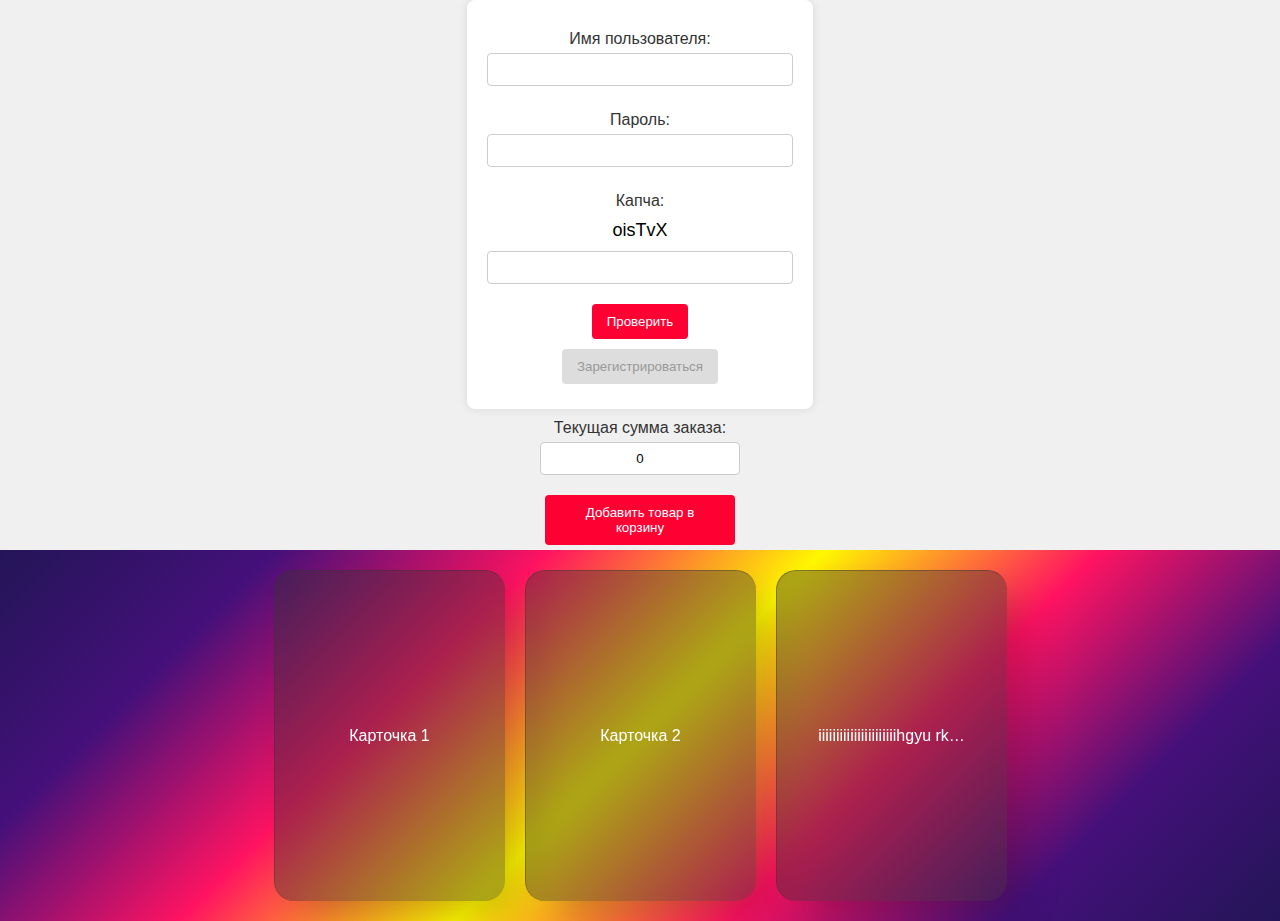
<file: practise10/practise10.html>
<!DOCTYPE html>
<html lang="ru">
<head>
    <meta charset="UTF-8">
    <meta name="viewport" content="width=device-width, initial-scale=1.0">
    <title>Практическая работа №10</title>
    <link rel="stylesheet" href="practise10.css">
</head>
<body>

<div class="form-div">
    <form id="form">
        <label for="username">Имя пользователя:</label>
        <input type="text" id="username" name="username" required>
        <br>
        <label for="password">Пароль:</label>
        <input type="password" id="password" name="password" required>
        <br>

        <label for="captcha">Капча:</label>
        <div id="captcha"></div>
        <label for="userInput"></label><input type="text" id="userInput" name="userInput" required>
        <button type="button" onclick="checkCaptcha()">Проверить</button>

        <br>
        <button type="submit" id="submitButton" disabled>Зарегистрироваться</button>
    </form>
</div>

<div class="basket-div">
    <label for="currentValue">Текущая сумма заказа:</label>
    <input type="text" id="currentValue" readonly>
    <button onclick="accumulator.read()">Добавить товар в корзину</button>
</div>

<div class="blur-cards-container">
    <div class="blur-card-blur-div">
        <div class="blur-card">
            <p class="card-text">Карточка 1</p>
        </div>

        <div class="blur-card">
            <p class="card-text">Карточка 2</p>
        </div>

        <div class="blur-card">
            <p class="card-text">iiiiiiiiiiiiiiiiiiiiiihgyu rk6rciiiiiioooooooo</p>
        </div>
    </div>
</div>

<script src="practise10.js"></script>

</body>
</html>
</file>
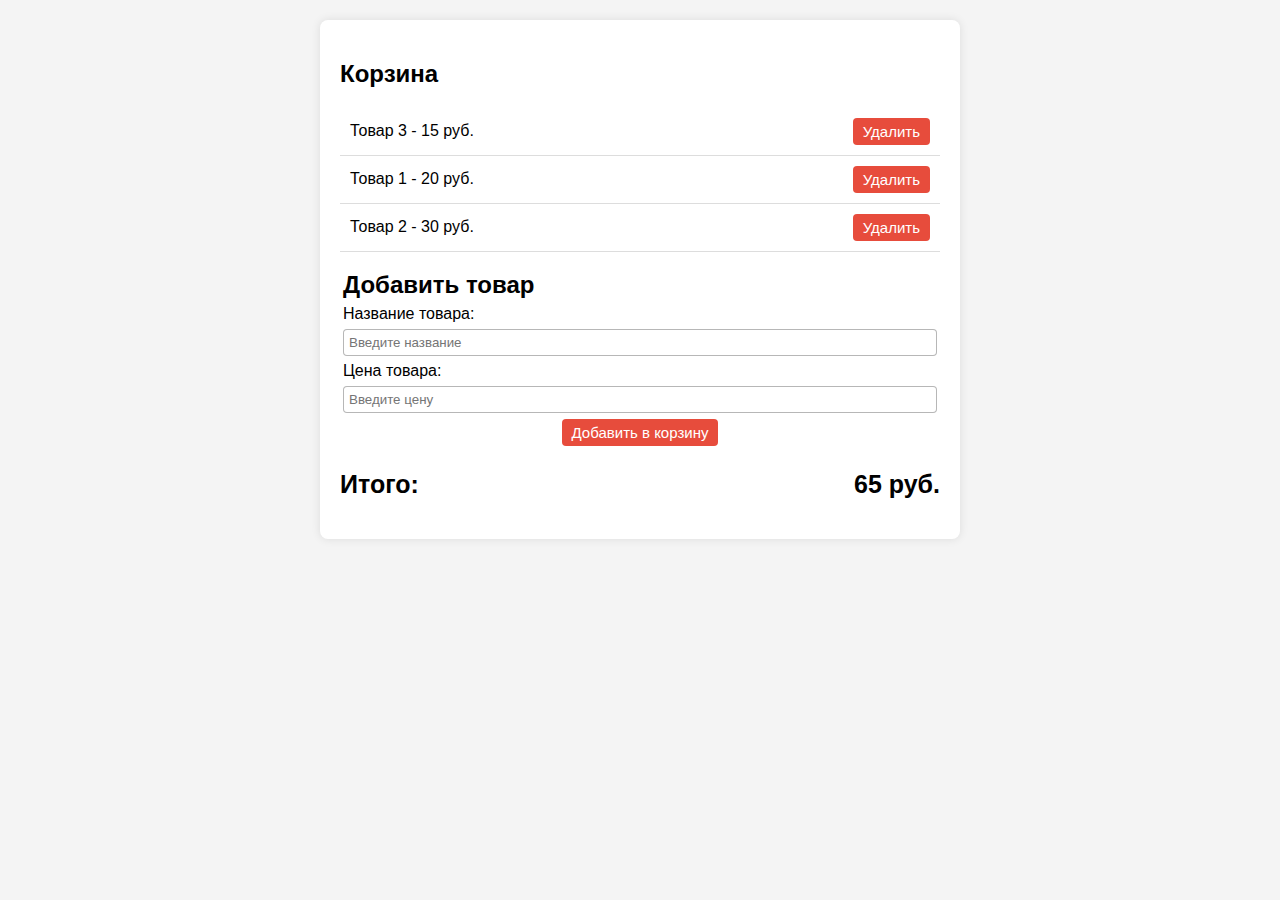
<file: practise11/practise11.html>
<!DOCTYPE html>
<html lang="ru">
<head>
    <meta charset="UTF-8">
    <meta name="viewport" content="width=device-width, initial-scale=1.0">
    <link rel="stylesheet" href="practise11.css">
    <title>Корзина</title>
</head>
<body>
<div id="cart">
    <h2>Корзина</h2>
    <ul id="cart-items"></ul>

    <div id="add-item">
        <h2>Добавить товар</h2>
        <label for="item-name">Название товара:</label>
        <input type="text" id="item-name" placeholder="Введите название">

        <label for="item-price">Цена товара:</label>
        <input type="number" id="item-price" placeholder="Введите цену">

        <button onclick="addItem()">Добавить в корзину</button>
    </div>

    <div id="total">
        <h2>Итого:</h2>
        <span id="total-price">0 руб.</span>
    </div>
</div>

<script src="practise11.js"></script>

</body>
</html>
</file>
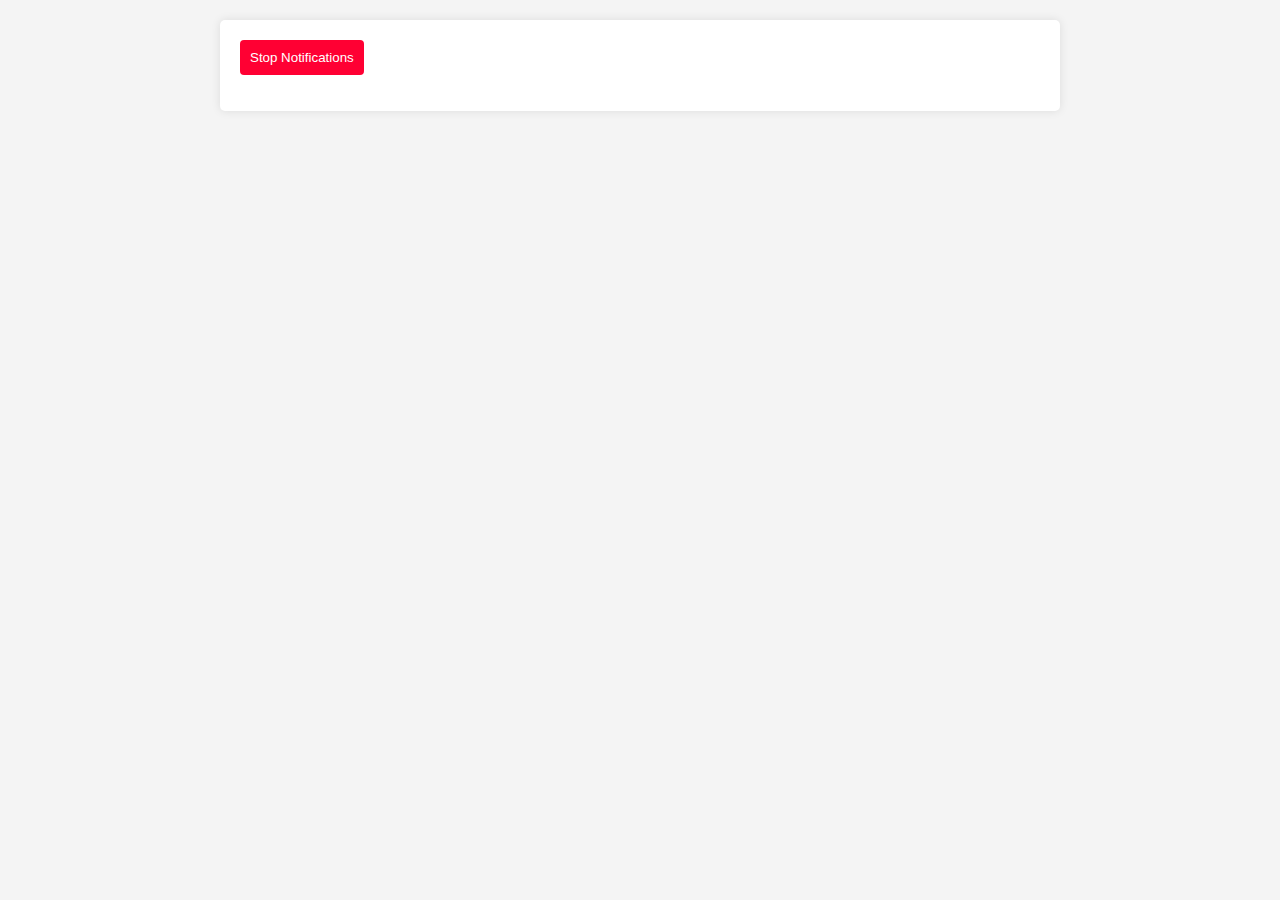
<file: practise12/practise12.html>
<!DOCTYPE html>
<html lang="ru">
<head>
    <meta charset="UTF-8">
    <meta name="viewport" content="width=device-width, initial-scale=1.0">
    <link rel="stylesheet" href="practise12.css"/>
    <title>Notification Demo</title>
</head>
<body>

<div class="container">
    <div id="notification" class="notification"></div>
    <button onclick="stopNotifications()">Stop Notifications</button>
</div>
<script src="practise12.js"></script>
</body>
</html>
</file>
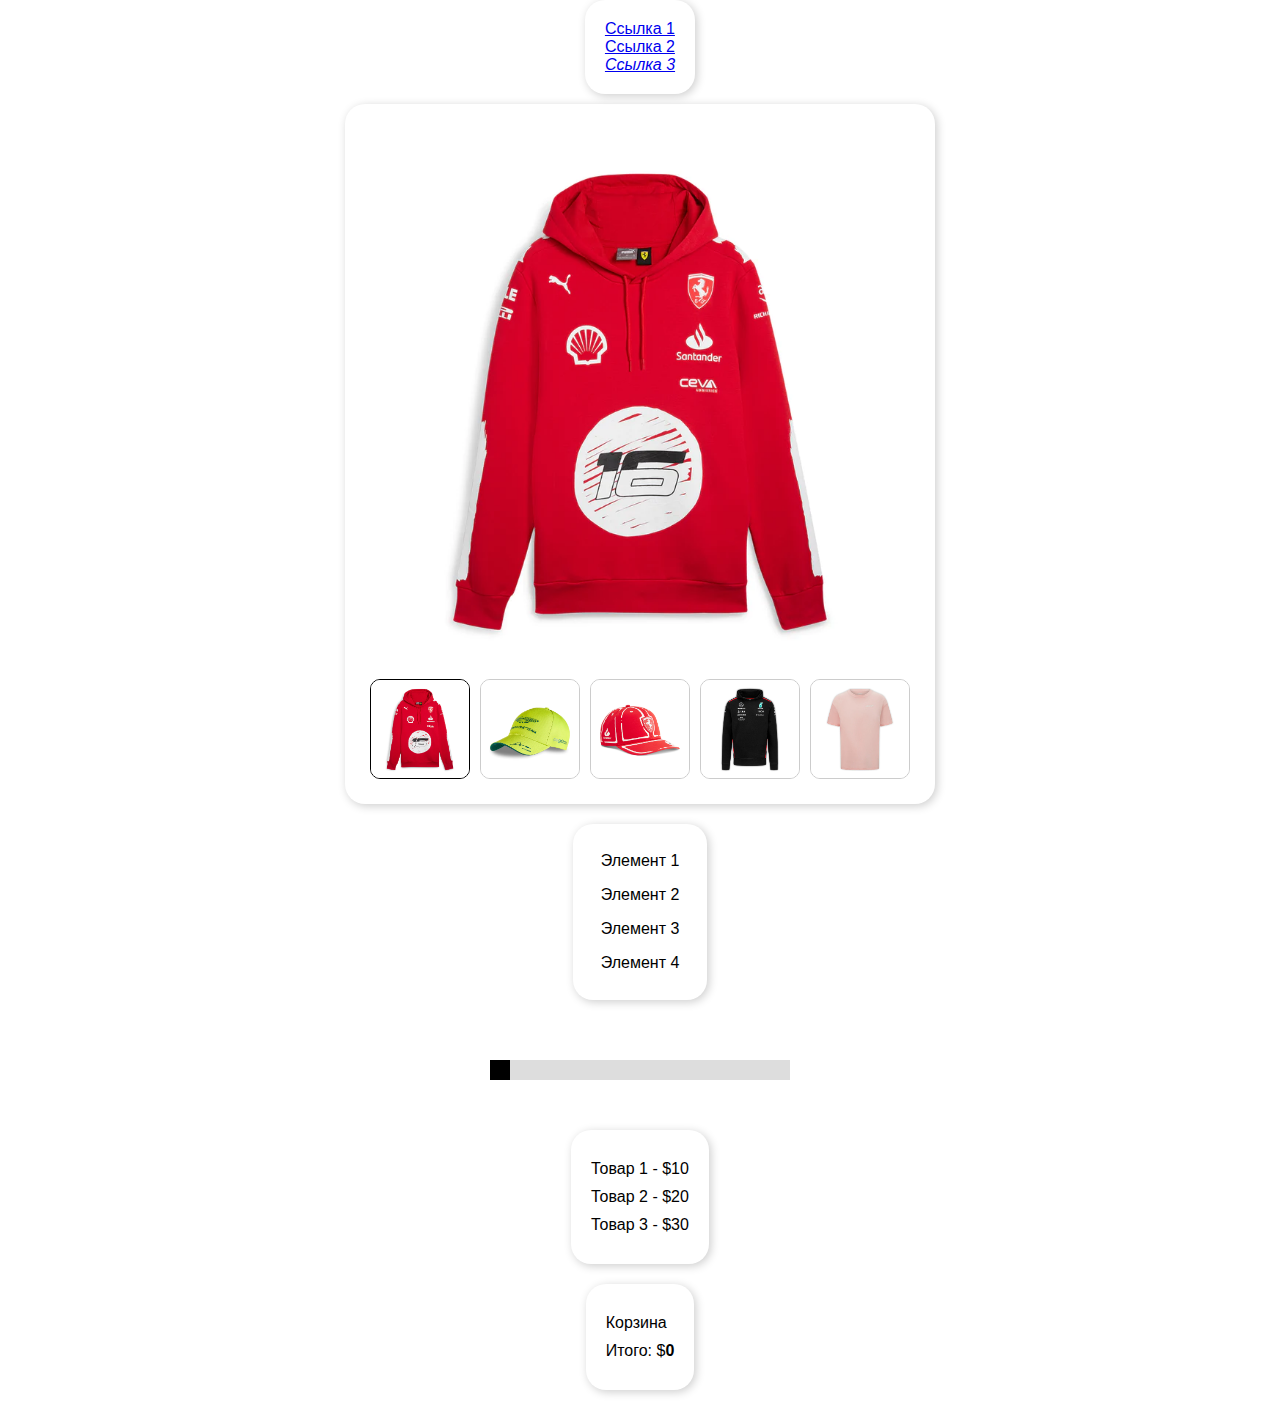
<file: practise14/practise14.html>
<!DOCTYPE html>
<html lang="en">
<head>
    <meta charset="UTF-8">
    <meta name="viewport" content="width=device-width, initial-scale=1.0">
    <link rel="stylesheet" href="practise14.css">
    <title>Practise14</title>
</head>
<body>

<div id="contents">
    <a href="https://remsely.github.io/F1Shop/catalog" target="_blank">Ссылка 1</a>
    <div>
        <a href="https://remsely.github.io/F1Shop/wishlist" target="_blank">Ссылка 2</a>
        <p>
            <a href="https://remsely.github.io/F1Shop/about" target="_blank"><i>Ссылка 3</i></a>
        </p>
    </div>
</div>

<div class="image-switcher">
    <img src="/images/img1.png" alt="Main Image" class="main-image" id="mainImage">

    <div class="gallery-container">
        <img src="/images/img1.png" alt="Image 1" class="thumbnail" onclick="changeImage('/images/img1.png')">
        <img src="/images/img2.png" alt="Image 2" class="thumbnail" onclick="changeImage('/images/img2.png')">
        <img src="/images/img3.png" alt="Image 3" class="thumbnail" onclick="changeImage('/images/img3.png')">
        <img src="/images/img4.png" alt="Image 4" class="thumbnail" onclick="changeImage('/images/img4.png')">
        <img src="/images/img5.png" alt="Image 5" class="thumbnail" onclick="changeImage('/images/img5.png')">
    </div>
</div>

<ul class="selectable-list">
    <li class="selectable-list-item" onclick="toggleSelection(this, event)" ondblclick="preventDefaultDoubleClick(event)">Элемент 1</li>
    <li class="selectable-list-item" onclick="toggleSelection(this, event)" ondblclick="preventDefaultDoubleClick(event)">Элемент 2</li>
    <li class="selectable-list-item" onclick="toggleSelection(this, event)" ondblclick="preventDefaultDoubleClick(event)">Элемент 3</li>
    <li class="selectable-list-item" onclick="toggleSelection(this, event)" ondblclick="preventDefaultDoubleClick(event)">Элемент 4</li>
</ul>

<div id="slider">
    <div class="slider-handle" onmousedown="startDragging()"></div>
</div>

<div id="products-container" onclick="startScaling()">
    <div class="product" draggable="true" ondragstart="drag(event)" data-price="10" data-name="Товар 1">Товар 1 - $10</div>
    <div class="product" draggable="true" ondragstart="drag(event)" data-price="20" data-name="Товар 2">Товар 2 - $20</div>
    <div class="product" draggable="true" ondragstart="drag(event)" data-price="30" data-name="Товар 3">Товар 3 - $30</div>
</div>

<div id="cart" onclick="startAnimation()" ondragover="allowDrop(event)" ondrop="drop(event)">
    <p>Корзина</p>
    <p>Итого: $<span id="total">0</span></p>
    <ul id="cartItems"></ul>
</div>

<script src="practise14.js"></script>

</body>
</html>
</file>
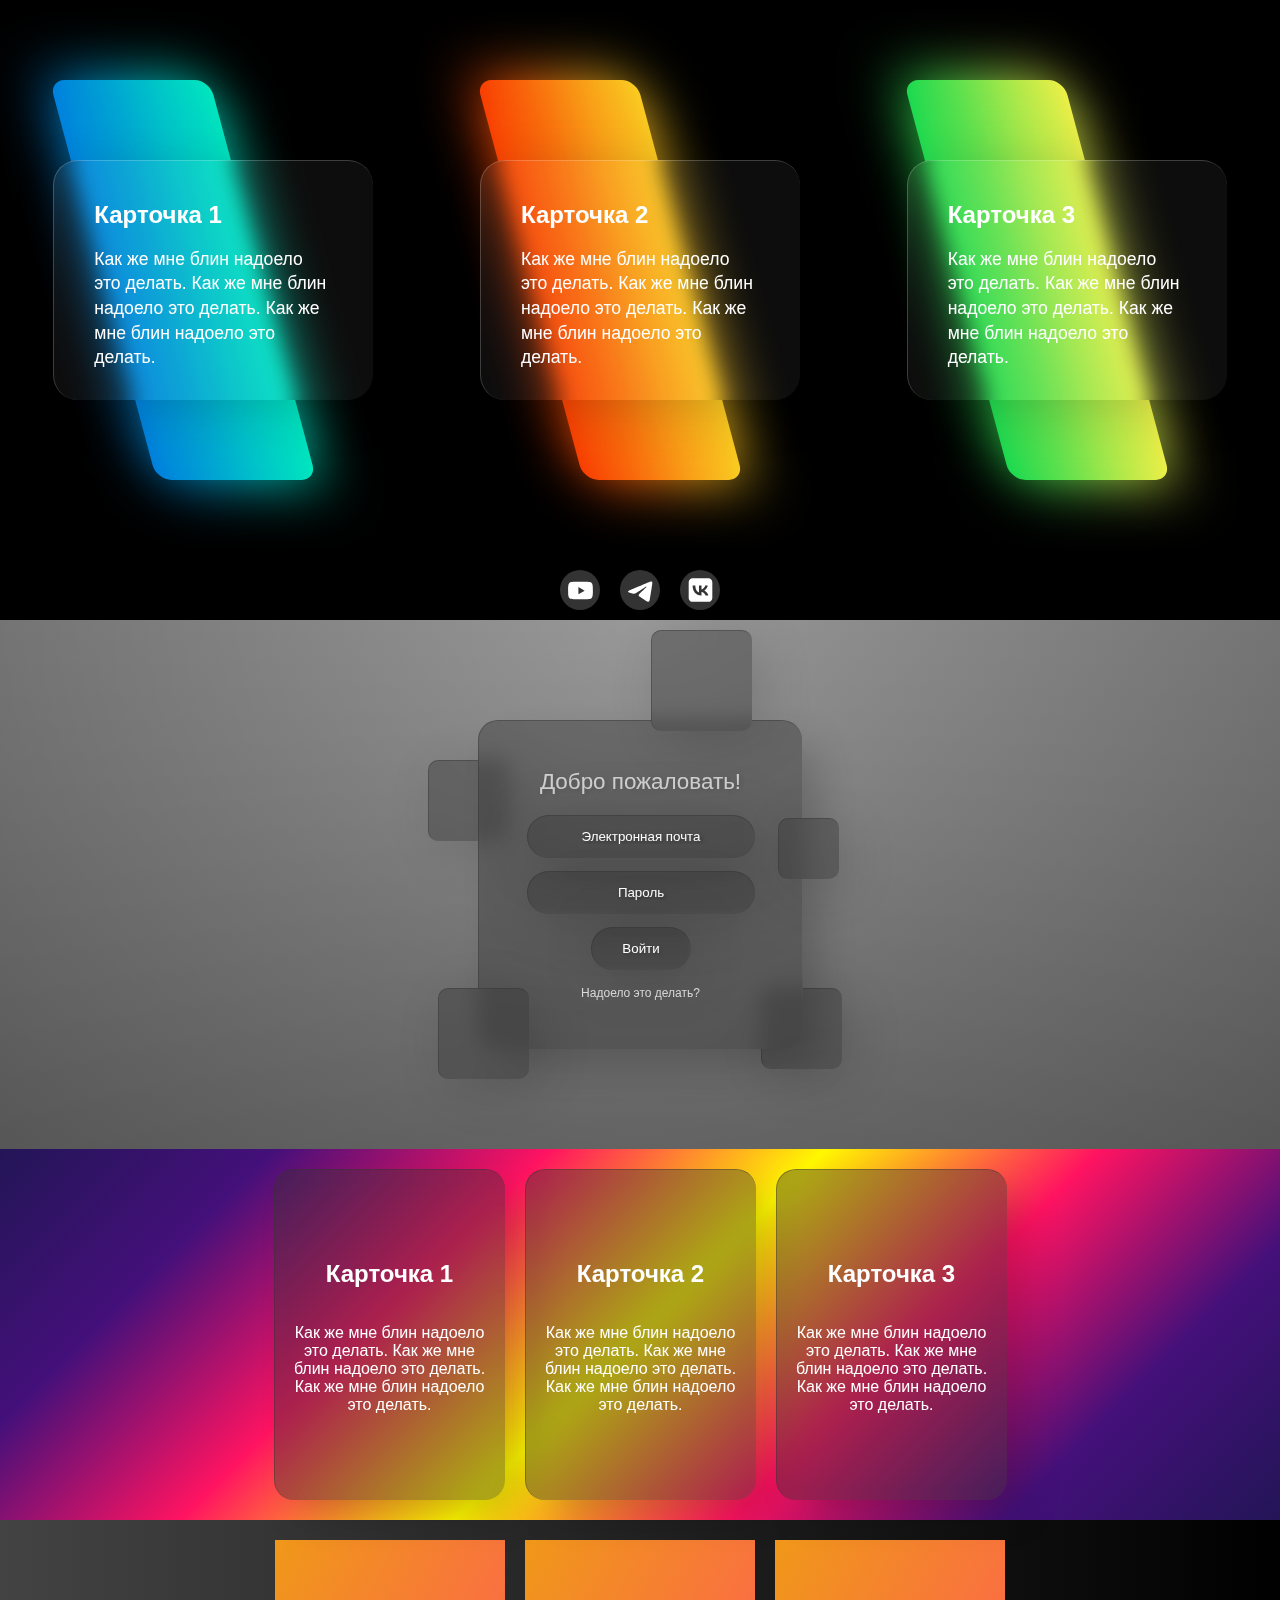
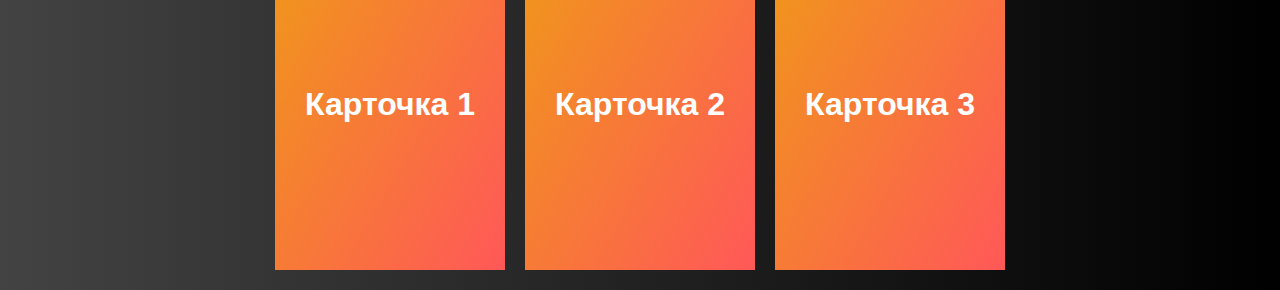
<file: practise7/glassmorfizm.html>
<!DOCTYPE html>
<html lang="en">
<head>
    <meta charset="UTF-8">
    <meta name="viewport" content="width=device-width, initial-scale=1.0">
    <link rel="stylesheet" href="glassmorfizm.css">
    <title>Glassmorphism Cards</title>
</head>
<body>
<div class="glassmorphism-container">
    <div class="card">
        <span></span>
        <div class="card-content">
            <h2>Карточка 1</h2>
            <p>Как же мне блин надоело это делать. Как же мне блин надоело это делать. Как же мне блин надоело это
                делать.</p>
        </div>
    </div>
    <div class="card">
        <span></span>
        <div class="card-content">
            <h2>Карточка 2</h2>
            <p>Как же мне блин надоело это делать. Как же мне блин надоело это делать. Как же мне блин надоело это
                делать.</p>
        </div>
    </div>
    <div class="card">
        <span></span>
        <div class="card-content">
            <h2>Карточка 3</h2>
            <p>Как же мне блин надоело это делать. Как же мне блин надоело это делать. Как же мне блин надоело это
                делать.</p>
        </div>
    </div>
</div>

<div class="social-buttons-container">
    <div class="social-button youtube">
        <svg xmlns="http://www.w3.org/2000/svg" x="0px" y="0px" width="100" height="100" viewBox="0,0,256,256"
             style="fill:#FFFFFF;">
            <g transform="translate(-40.96,-40.96) scale(1.32,1.32)">
                <g fill="#ffffff" fill-rule="nonzero" stroke="none" stroke-width="1" stroke-linecap="butt"
                   stroke-linejoin="miter" stroke-miterlimit="10" stroke-dasharray="" stroke-dashoffset="0"
                   font-family="none" font-weight="none" font-size="none" text-anchor="none"
                   style="mix-blend-mode: normal">
                    <g transform="scale(4,4)">
                        <path d="M53.527,17.427c2.187,2.25 2.473,5.825 2.473,14.573c0,8.748 -0.286,12.323 -2.473,14.573c-2.187,2.249 -4.465,2.427 -21.527,2.427c-17.062,0 -19.34,-0.178 -21.527,-2.427c-2.187,-2.25 -2.473,-5.825 -2.473,-14.573c0,-8.748 0.286,-12.323 2.473,-14.573c2.187,-2.25 4.465,-2.427 21.527,-2.427c17.062,0 19.34,0.178 21.527,2.427zM27.95,39.417l12.146,-7.038l-12.146,-6.928z"></path>
                    </g>
                </g>
            </g>
        </svg>
        <span></span>
    </div>
    <div class="social-button telegram">
        <svg xmlns="http://www.w3.org/2000/svg" x="0px" y="0px" width="100" height="100" viewBox="0,0,256,256"
             style="fill:#FFFFFF;">
            <g transform="translate(-17.92,-17.92) scale(1.14,1.14)">
                <g fill="#ffffff" fill-rule="nonzero" stroke="none" stroke-width="1" stroke-linecap="butt"
                   stroke-linejoin="miter" stroke-miterlimit="10" stroke-dasharray="" stroke-dashoffset="0"
                   font-family="none" font-weight="none" font-size="none" text-anchor="none"
                   style="mix-blend-mode: normal">
                    <g transform="scale(5.33333,5.33333)">
                        <path d="M5.83,23.616c12.568,-5.529 28.832,-12.27 31.077,-13.203c5.889,-2.442 7.696,-1.974 6.795,3.434c-0.647,3.887 -2.514,16.756 -4.002,24.766c-0.883,4.75 -2.864,5.313 -5.979,3.258c-1.498,-0.989 -9.059,-5.989 -10.7,-7.163c-1.498,-1.07 -3.564,-2.357 -0.973,-4.892c0.922,-0.903 6.966,-6.674 11.675,-11.166c0.617,-0.59 -0.158,-1.559 -0.87,-1.086c-6.347,4.209 -15.147,10.051 -16.267,10.812c-1.692,1.149 -3.317,1.676 -6.234,0.838c-2.204,-0.633 -4.357,-1.388 -5.195,-1.676c-3.227,-1.108 -2.461,-2.543 0.673,-3.922z"></path>
                    </g>
                </g>
            </g>
        </svg>
        <span></span>
    </div>
    <div class="social-button vk">
        <svg xmlns="http://www.w3.org/2000/svg" x="0px" y="0px" width="100" height="100" viewBox="0,0,256,256"
             style="fill:#FFFFFF;">
            <g transform="translate(-33.28,-33.28) scale(1.26,1.26)">
                <g fill="#ffffff" fill-rule="nonzero" stroke="none" stroke-width="1" stroke-linecap="butt"
                   stroke-linejoin="miter" stroke-miterlimit="10" stroke-dasharray="" stroke-dashoffset="0"
                   font-family="none" font-weight="none" font-size="none" text-anchor="none"
                   style="mix-blend-mode: normal">
                    <g transform="scale(4,4)">
                        <path d="M48,7h-32c-4.418,0 -8,3.582 -8,8v32c0,4.418 3.582,8 8,8h32c4.418,0 8,-3.582 8,-8v-32c0,-4.418 -3.582,-8 -8,-8zM42.323,42c-1.219,-3.804 -4.257,-6.747 -8.275,-7.147v7.147h-0.62c-10.932,0 -17.168,-7.508 -17.428,-20h5.477c0.18,9.169 4.217,13.053 7.415,13.854v-13.854h5.157v7.908c3.158,-0.34 6.476,-3.944 7.595,-7.908h5.157c-0.859,4.885 -4.457,8.488 -7.016,9.97c2.558,1.201 6.656,4.344 8.215,10.03z"></path>
                    </g>
                </g>
            </g>
        </svg>
        <span></span>
    </div>
</div>

<div class="form-container">
    <div class="form-div">
        <form>
            <p>Добро пожаловать!</p>
            <input type="email" placeholder="Электронная почта"><br>
            <input type="password" placeholder="Пароль"><br>
            <input type="button" value="Войти"><br>
            <a href="#">Надоело это делать?</a>
        </form>

        <div class="form-squares">
            <div class="form-square form-square-1"></div>
            <div class="form-square form-square-2"></div>
            <div class="form-square form-square-3"></div>
            <div class="form-square form-square-4"></div>
            <div class="form-square form-square-5"></div>
        </div>
    </div>
</div>

<div class="blur-cards-container">
    <div class="blur-card-blur-div">
        <div class="blur-card">
            <h2>Карточка 1</h2>
            <p>
                Как же мне блин надоело это делать. Как же мне блин надоело это делать. Как же мне блин надоело это
                делать.
            </p>
        </div>

        <div class="blur-card">
            <h2>Карточка 2</h2>
            <p>
                Как же мне блин надоело это делать. Как же мне блин надоело это делать. Как же мне блин надоело это
                делать.
            </p>
        </div>

        <div class="blur-card">
            <h2>Карточка 3</h2>
            <p>
                Как же мне блин надоело это делать. Как же мне блин надоело это делать. Как же мне блин надоело это
                делать.
            </p>
        </div>
    </div>
</div>

<div class="grayscale-cards-container">
    <div class="grayscale-cards-div">
        <div class="grayscale-card">
            <h1>Карточка 1</h1>
        </div>
        <div class="grayscale-card">
            <h1>Карточка 2</h1>
        </div>
        <div class="grayscale-card">
            <h1>Карточка 3</h1>
        </div>
    </div>
</div>


</body>
</html>
</file>
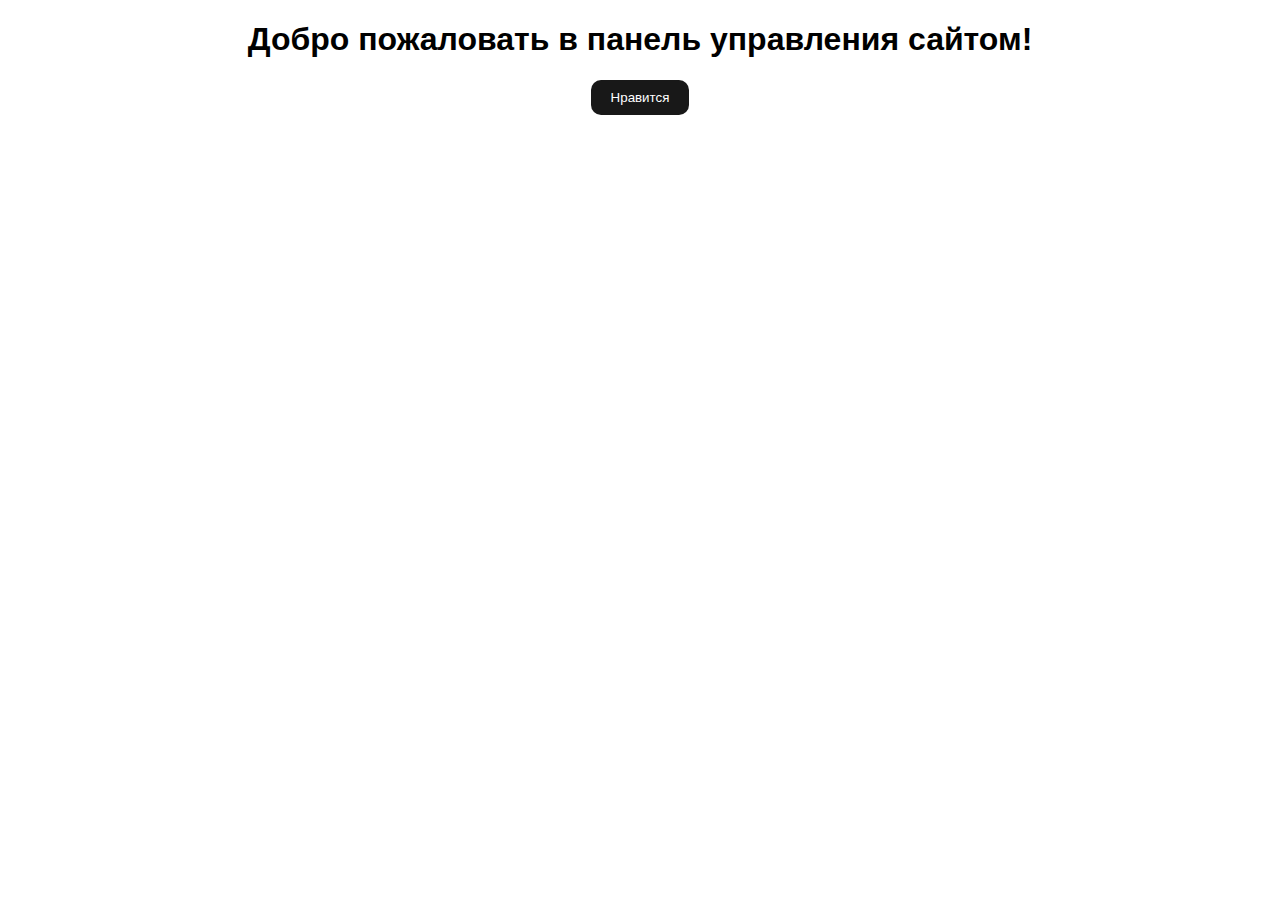
<file: practise9/practise9.html>
<!DOCTYPE html>
<html lang="ru">
<head>
    <meta charset="UTF-8">
    <meta name="viewport" content="width=device-width, initial-scale=1.0">
    <title>Вход в панель управления</title>
    <link rel="stylesheet" href="practise9.css">
    <script src="practise9.js"></script>
</head>
<body>
<h1>Добро пожаловать в панель управления сайтом!</h1>
<button class="like-button" onclick="toggleLike()">Нравится</button>
</body>
</html>
</file>
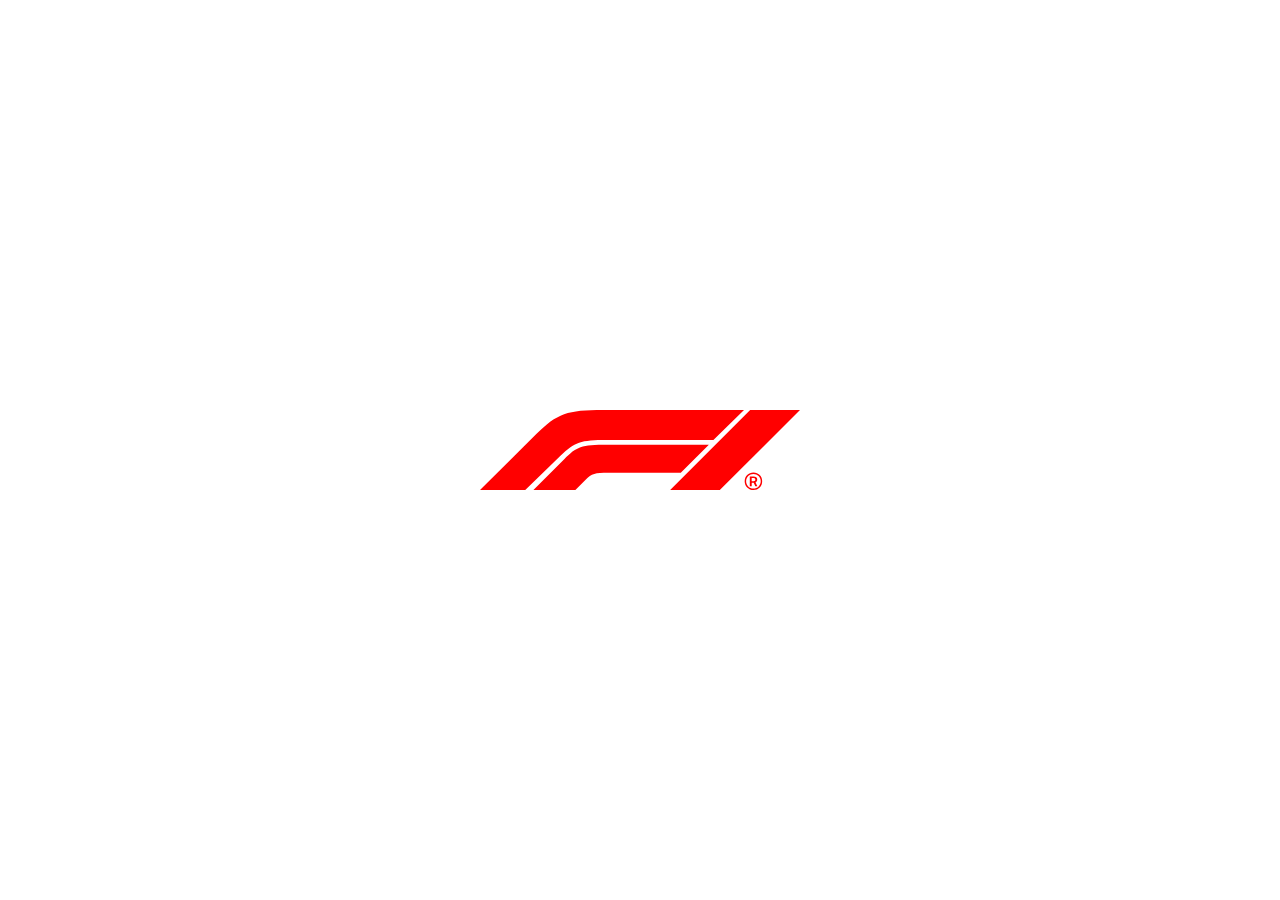
<file: practise13/1/practise13.html>
<!DOCTYPE html>
<html lang="ru">
<head>
    <meta charset="UTF-8">
    <meta name="viewport" content="width=device-width, initial-scale=1.0">
    <link rel="stylesheet" href="practise13.css">
    <title>Centered Image</title>
</head>
<body>
<div class="first">
    <div id="centerContainer">
        <img id="centerImage" src="/images/f1_logo.svg" alt="Centered Image">
    </div>
</div>
<script src="practise13.js"></script>
</body>
</html>
</file>
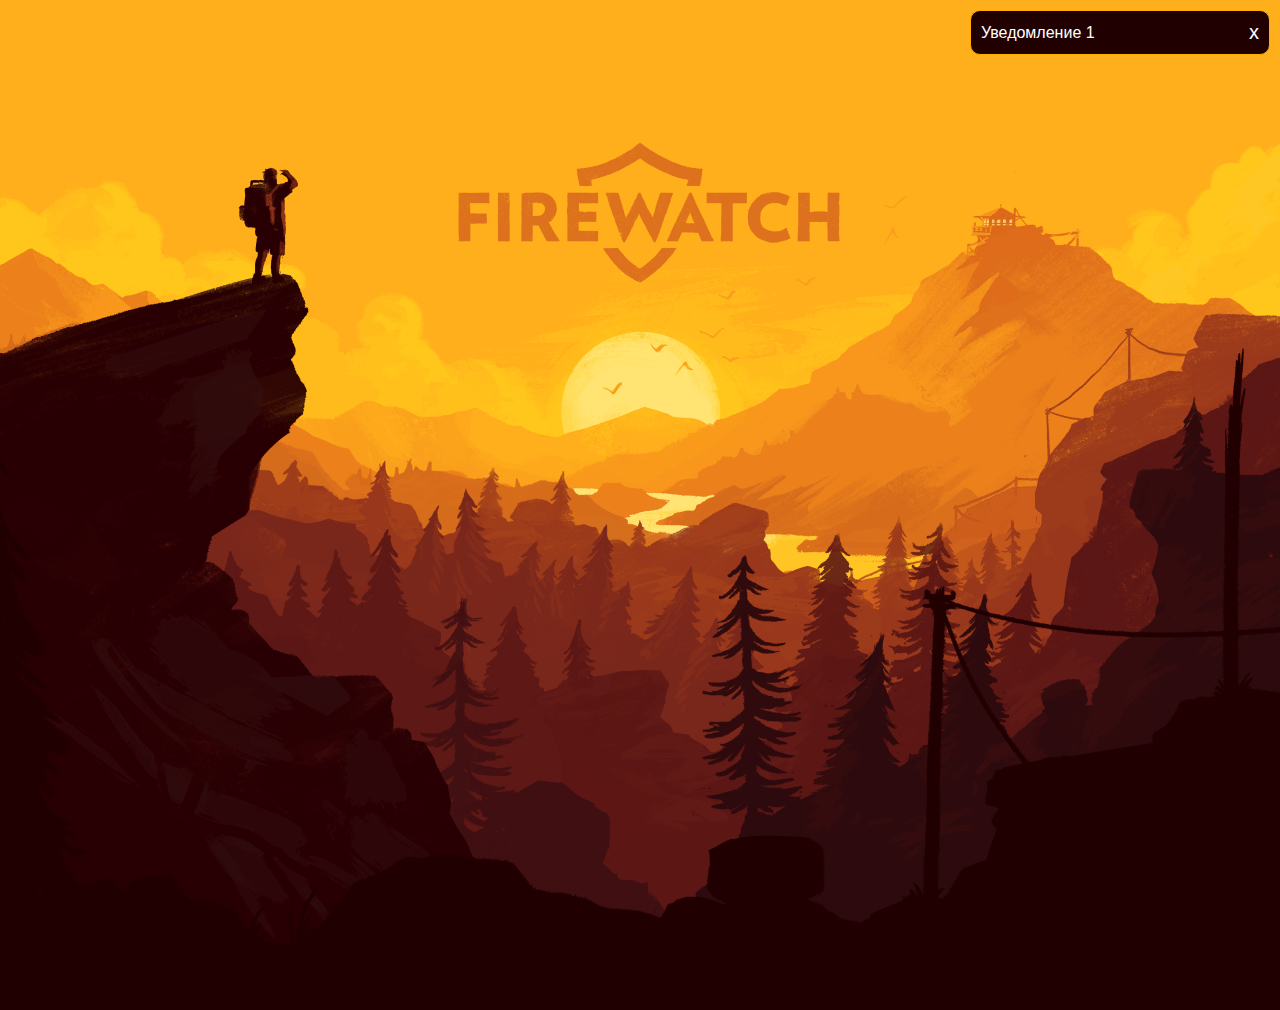
<file: practise13/2-4/parallax.html>
<!DOCTYPE html>
<html lang="en">
<head>
    <meta charset="UTF-8">
    <link rel="stylesheet" href="parallax.css">
    <script src="https://code.jquery.com/jquery-3.4.1.min.js"></script>
    <title>Parallax</title>
</head>
<body>
<div class="parallax">
    <div class="parallax__layer" id="parallax-0" data-speed="2"></div>
    <div class="parallax__layer" id="parallax-1" data-speed="5"></div>
    <div class="parallax__layer" id="parallax-2" data-speed="11"></div>
    <div class="parallax__layer" id="parallax-3" data-speed="16"></div>
    <div class="parallax__layer" id="parallax-4" data-speed="26"></div>
    <div class="parallax__layer" id="parallax-5" data-speed="36"></div>
    <div class="parallax__layer" id="parallax-6" data-speed="49"></div>
    <div class="parallax__layer" id="parallax-7" data-speed="69"></div>
    <div class="parallax__layer" id="parallax-8" data-speed="95"></div>
</div>
<div id="maincontent" class="maincontent">
    <div id="notification-container"></div>
</div>
<script src="parallax.js"></script>
<script src="dynamicPosts.js"></script>
</body>
</html>
</file>
<file: practise10/practise10.css>
body {
    font-family: 'Open Sans', sans-serif;
    background-color: #f0f0f0;
    margin: 0;
    padding: 0;
    box-sizing: border-box;
    --gray: rgba(50,50,50,0.4);
    --white: rgba(255,255,255,0.2);
}

.form-div {
    display: flex;
    align-content: center;
    justify-content: center;
    width: 100%;
    height: auto;
}

.basket-div {
    display: flex;
    flex-wrap: wrap;
    align-content: center;
    justify-content: center;
    margin: 0 auto;
    width: 200px;
    height: auto;
}

#currentValue {
    max-width: 200px;
    text-align: center;
}

form {
    background-color: #fff;
    padding: 20px;
    border-radius: 8px;
    box-shadow: 0 0 10px rgba(0, 0, 0, 0.1);
    text-align: center;
}

label {
    display: block;
    margin: 10px 0 5px;
    color: #333;
}

input {
    width: 100%;
    padding: 8px;
    margin-bottom: 15px;
    box-sizing: border-box;
    border: 1px solid #ccc;
    border-radius: 4px;
}

#captcha {
    margin: 10px 0;
    font-size: 18px;
}

button {
    background-color: #ff0033;
    color: white;
    padding: 10px 15px;
    border: none;
    border-radius: 4px;
    cursor: pointer;
    margin: 5px;
}

button:disabled {
    background-color: #ddd;
    color: #999;
    cursor: not-allowed;
}

.blur-cards-container {
    padding: 20px 0;
    display: flex;
    flex-wrap: wrap;
    justify-content: center;
    width: 100%;
    background: linear-gradient(-225deg, #231557, #44107A, #FF1361, #FFF800, #FF1361, #44107A, #231557);
}

.blur-card-blur-div {
    width: fit-content;
    height: fit-content;
    display: flex;
    flex-wrap: wrap;
    justify-content: center;
    margin: 0;
    padding: 0;
}

.blur-card {
    display: flex;
    flex-wrap: wrap;
    align-content: center;
    justify-content: center;
    width: 200px;
    height: 300px;
    margin: 0 10px;
    background-color: var(--gray);
    color: #ffffff;
    padding: 15px;
    text-align: center;
    border-radius: 20px;
    border-left: 1px solid var(--gray);
    border-top: 1px solid var(--gray);
    backdrop-filter: blur(10px);
    box-shadow: 20px 20px 40px -6px rgba(0, 0, 0, 0.2);
    transition: 0.35s ease-in-out;
    cursor: pointer;
}

.blur-card-blur-div:hover .blur-card{
    transform: scale(1);
    filter: blur(5px);
}

.blur-card-blur-div:hover .blur-card:hover {
    transform: scale(1.04);
    filter: blur(0px);
    z-index: 999;
}
</file>
<file: practise11/practise11.css>
body {
    font-family: 'Open Sans', sans-serif;
    margin: 0;
    padding: 0;
    background-color: #f4f4f4;
}

#cart {
    max-width: 600px;
    margin: 20px auto;
    background-color: #fff;
    padding: 20px;
    border-radius: 8px;
    box-shadow: 0 0 10px rgba(0, 0, 0, 0.1);
}

ul {
    list-style: none;
    padding: 0;
}

li {
    border-bottom: 1px solid #ddd;
    padding: 10px;
    display: flex;
    justify-content: space-between;
    align-items: center;
}

button {
    background-color: #e74c3c;
    color: #fff;
    border: none;
    padding: 5px 10px;
    cursor: pointer;
    border-radius: 4px;
    font-size: 15px;
}

#add-item{
    display: flex;
    flex-direction: column;
}

#add-item * {
    margin: 3px;
}

#add-item button {
    max-width: 200px;
    margin: 3px auto;
}

input {
    border-radius: 4px;
    padding: 5px;
    border: 1px solid rgba(18, 18, 18, 0.3);
}

#total {
    display: flex;
    justify-content: space-between;
    flex-wrap: nowrap;
    align-items: center;
}

#total * {
    font-size: 25px;
}

#total-price {
    font-weight: bold;
}
</file>
<file: practise12/practise12.css>
body {
    font-family: 'Open Sans', sans-serif;
    margin: 0;
    padding: 0;
    background-color: #f4f4f4;
}

header {
    background-color: #333;
    color: #fff;
    text-align: center;
    padding: 1em;
}

.container {
    max-width: 800px;
    margin: 20px auto;
    padding: 20px;
    background-color: #fff;
    box-shadow: 0 0 10px rgba(0, 0, 0, 0.1);
    border-radius: 5px;
}

button {
    padding: 10px;
    background-color: #ff0033;
    color: #fff;
    border: none;
    border-radius: 4px;
    cursor: pointer;
}

button:hover {
    background-color: #ff0066;
}

.notification {
    display: none;
    position: fixed;
    top: 10px;
    right: 10px;
    padding: 10px;
    background-color: #ff0033;
    color: #fff;
    border-radius: 10px;
    box-shadow: 2px 2px 10px rgba(0, 0, 0, 0.3);
}

ul {
    list-style-type: none;
    padding: 0;
}

li {
    margin-bottom: 10px;
    list-style: square;
    margin-left: 15px;
}
</file>
<file: practise14/practise14.css>
* {
    font-family: "Open Sans", sans-serif;
    box-sizing: border-box;
    margin: 0;
    padding: 0;
    user-select: none;
}

body {
    display: flex;
    flex-direction: column;
    align-items: center;
    width: 100%;
}

#contents {
    padding: 20px;
    border-radius: 20px;
    box-shadow: 2px 2px 10px rgba(0, 0, 0, 0.2);
    margin-bottom: 10px;
}

.gallery-container {
    display: flex;
    flex-wrap: wrap;
}

.thumbnail {
    width: 100px;
    height: 100px;
    object-fit: contain;
    border-radius: 10px;
    border: 1px solid #ccc;
    margin: 5px;
    cursor: pointer;
}

.main-image {
    width: 550px;
    height: 550px;
    object-fit: contain;
}

.image-switcher {
    display: flex;
    flex-direction: column;
    justify-items: center;
    align-content: center;
    padding: 20px;
    border-radius: 20px;
    box-shadow: 2px 2px 10px rgba(0, 0, 0, 0.2);
    width: fit-content;
    margin-bottom: 20px;
}

.selectable-list {
    box-shadow: 2px 2px 10px rgba(0, 0, 0, 0.2);
    border-radius: 20px;
    list-style: none;
    padding: 20px;
    margin-bottom: 10px;
}

.selectable-list-item {
    padding: 8px;
    cursor: pointer;
}

.selected {
    background-color: #000;
    color: #fff;
}

#slider {
    width: 300px;
    height: 20px;
    background-color: #ddd;
    position: relative;
    margin: 50px auto;
}

#slider .slider-handle {
    width: 20px;
    height: 100%;
    background-color: #000;
    cursor: pointer;
    position: absolute;
    top: 0;
}

#products-container {
    padding: 20px;
    border-radius: 20px;
    box-shadow: 2px 2px 10px rgba(0, 0, 0, 0.2);
    margin-bottom: 20px;
}

#cart {
    padding: 20px;
    border-radius: 20px;
    box-shadow: 2px 2px 10px rgba(0, 0, 0, 0.2);
    margin-bottom: 20px;
}

.product {
    margin-top: 10px;
    margin-bottom: 10px;
}

#cart p {
    margin-bottom: 10px;
    margin-top: 10px;
}

#cart p span{
    font-weight: bold;
}

#cart ul li {
    margin-top: 10px;
    margin-bottom: 10px;
}

#cart ul {
    list-style: none;
}
</file>
<file: practise7/glassmorfizm.css>
body {
    --gray: rgba(50,50,50,0.4);
    --white: rgba(255,255,255,0.2);
    display: block;
    margin: 0;
    padding: 0;
    box-sizing: border-box;
    font-family: "Open Sans", sans-serif;
}

:root {
    --d: 2500ms;
    --angle: 90deg;
    --gradX: 100%;
    --gradY: 50%;
    --c1: rgba(168, 239, 255, 1);
    --c2: rgba(168, 239, 255, 0.1);
}

.glassmorphism-container {
    display: flex;
    justify-content: space-around;
    align-items: center;
    flex-wrap: wrap;
    background: black;
    width: 100%;
    height: auto;
    padding: 40px 0;
    z-index: -5;
}

.glassmorphism-container .card {
    position: relative;
    width: 320px;
    height: 400px;
    display: flex;
    justify-content: center;
    align-items: center;
    margin: 40px 30px;
    transition: 0.5s;
    cursor: pointer;
}

.glassmorphism-container .card::after,
.glassmorphism-container .card::before {
    content: '';
    position: absolute;
    top: 0;
    left: 50px;
    width: 50%;
    height: 100%;
    border-radius: 15px;
    transform: skewX(15deg);
    transition: 0.5s;
}

.glassmorphism-container .card::after {
    transition: 0.5s;
    filter: blur(30px);
}

.glassmorphism-container .card:hover:before,
.glassmorphism-container .card:hover:after {
    transform: skewX(0deg);
    left: 20px;
    width: calc(100% - 80px);
}

.glassmorphism-container .card:nth-child(1):before,
.glassmorphism-container .card:nth-child(1):after {
    background: linear-gradient(to right, #007adf 0%, #00ecbc 100%);
}

.glassmorphism-container .card:nth-child(2):before,
.glassmorphism-container .card:nth-child(2):after {
    background: linear-gradient(to right, #f83600 0%, #f9d423 100%);
}

.glassmorphism-container .card:nth-child(3):before,
.glassmorphism-container .card:nth-child(3):after {
    background: linear-gradient(to right, #0fd850, #f9f047);
}

.glassmorphism-container .card span {
    display: block;
    position: absolute;
    top: 0;
    left: 0;
    right: 0;
    bottom: 0;
    z-index: 999;
    pointer-events: none;
}

.glassmorphism-container .card span::before {
    content:'';
    position: absolute;
    border-radius: 15px;
    backdrop-filter: blur(10px);
    opacity: 0;
    transition: 0.5s;
    animation: square-animation 2s ease-in-out infinite;
    border-left: 1px solid var(--white);
    border-top: 1px solid var(--white);
    box-shadow: 10px 10px 60px -8px rgba(0, 0, 0, 0.2);
}

.glassmorphism-container .card:hover span::before {
    top: -50px;
    left: 0;
    width: 100px;
    height: 100px;
    opacity: 1;
}

.glassmorphism-container .card span::after {
    content:'';
    position: absolute;
    bottom: 0;
    right: 0;
    width: 100%;
    height: 100%;
    border-radius: 15px;
    background: rgba(255, 255, 255, 0.05);
    backdrop-filter: blur(10px);
    opacity: 0;
    transition: 0.5s;
    animation: square-animation 2s ease-in-out infinite;
    border-left: 1px solid var(--white);
    border-top: 1px solid var(--white);
    box-shadow: 10px 10px 60px -8px rgba(0, 0, 0, 0.2);
    animation-delay: -1s;
}

.glassmorphism-container .card:hover span:after {
    bottom: -20px;
    right: 50px;
    width: 100px;
    height: 100px;
    opacity: 1;
}

@keyframes square-animation {
    0%, 100% {
        transform: translate(20px, 20px);
    }

    50% {
        transform: translate(0);
    }
}

.glassmorphism-container .card .card-content {
    position: relative;
    left: 0;
    padding: 20px 40px;
    background: rgba(255, 255, 255, 0.05);
    backdrop-filter: blur(10px);
    border-radius: 25px;
    z-index: 1;
    transition: 0.5s;
    color: #fff;
    border-left: 1px solid var(--white);
    border-top: 1px solid var(--white);
    box-shadow: 10px 10px 60px -8px rgba(0, 0, 0, 0.2);
}

.glassmorphism-container .card:hover .card-content {
    left: -25px;
    padding: 60px 40px;
}

.glassmorphism-container .card .card-content h2 {
    font-size: 1.5em;
    color: #fff;
    margin-bottom: 10px;
}

.glassmorphism-container .card .card-content p {
    font-size: 1.1em;
    margin-bottom: 10px;
    line-height: 1.4em;
}

.form-container {
    display: flex;
    justify-content: center;
    width: 100%;
    background: linear-gradient(to bottom, rgba(255,255,255,0.15) 0%, rgba(0,0,0,0.15) 100%), radial-gradient(at top center, rgba(255,255,255,0.40) 0%, rgba(0,0,0,0.40) 120%) #989898;
    background-blend-mode: multiply,multiply;
    padding-top: 100px;
    padding-bottom: 100px;
    margin: 0;
}
.form-div {
    position: relative;
}

form {
    background: var(--gray);
    padding: 3em;
    height: auto;
    border-radius: 20px;
    border-left: 1px solid var(--gray);
    border-top: 1px solid var(--gray);
    backdrop-filter: blur(10px);
    box-shadow: 20px 20px 40px -6px rgba(0, 0, 0, 0.2);
    text-align: center;
    position: relative;
    transition: all 0.2s ease-in-out;
    z-index: 1;
}

form p {
    font-weight: 500;
    color: #fff;
    opacity: 0.7;
    font-size: 1.4rem;
    margin-top: 0;
    margin-bottom: 20px;
    text-shadow: 2px 2px 4px rgba(0,0,0,0.2);
}

form a {
    text-decoration: none;
    color: #ddd;
    font-size: 12px;
}

form a:hover {
    text-shadow: 2px 2px 6px #00000040;
}

form a:active {
    text-shadow: none;
}

form input {
    background: transparent;
    width: 200px;
    padding: 1em;
    margin-bottom: 1em;
    border: none;
    border-left: 1px solid var(--gray);
    border-top: 1px solid var(--gray);
    border-radius: 5000px;
    backdrop-filter: blur(5px);
    box-shadow: 4px 4px 60px rgba(0, 0, 0, 0.2);
    color: #fff;
    font-family: Montserrat, sans-serif;
    font-weight: 500;
    transition: all 0.2s ease-in-out;
    text-shadow: 2px 2px 4px rgba(0, 0, 0, 0.2);
}

form input:hover {
    background: rgba(255,255,255,0.1);
    box-shadow: 4px 4px 60px 8px rgba(0,0,0,0.2);
}

form input[type="email"],
form input[type="password"] {
    text-align: center;
}

form input[type="email"]:focus,
form input[type="password"]:focus {
    background: rgba(255,255,255,0.1);
    box-shadow: 4px 4px 60px 8px rgba(0,0,0,0.2);
}


form input[type="button"] {
    width: 100px;
}

form input[type="button"]:hover {
    cursor: pointer;
}

form input:active {
    background: rgba(255,255,255,0.2);
}

form:hover{
    margin: 4px;
}

::placeholder {
    font-family: "Open Sans", sans-serif;
    font-weight: 400;
    color: #fff;
    text-shadow: 2px 2px 4px rgba(0,0,0,0.4);
}

.form-square {
    background: var(--gray);
    backdrop-filter: blur(10px);
    border-radius: 10px;
    border-left: 1px solid var(--gray);
    border-top: 1px solid var(--gray);
    box-shadow: 10px 10px 60px -8px rgba(0, 0, 0, 0.2);
    transition: all 1s ease;
    position: absolute;
}

.form-square-1 {
    height: 80px;
    width: 80px;
    top: 40px;
    left: -50px;
    z-index: 0;
    --rotateX: 2;
    --rotateY: 1.3;
    animation: moveSquare 7s linear infinite;
}

.form-square-2 {
    height: 80px;
    width: 80px;
    bottom: -20px;
    right: -40px;
    --rotateX: 2.2;
    --rotateY: 1.8;
    animation: moveSquare 7s linear infinite;
    z-index: 0;
}

.form-square-3 {
    height: 90px;
    width: 90px;
    bottom: -30px;
    left: -40px;
    z-index: 2;
    --rotateX: 1.1;
    --rotateY: 1.7;
    animation: moveSquare 8s linear infinite;
}

.form-square-4 {
    height: 100px;
    width: 100px;
    top: -90px;
    right: 50px;
    --rotateX: 1.5;
    --rotateY: 1.9;
    animation: moveSquare 10s linear infinite;
    z-index: 2;
}

.form-square-5 {
    height: 60px;
    width: 60px;
    bottom: 170px;
    left: 300px;
    z-index: 2;
    --rotateX: 1.5;
    --rotateY: 1.3;
    animation: moveSquare 5s linear infinite;
}

a,
input:focus,
select:focus,
textarea:focus,
button:focus {
    outline: none;
}

@keyframes moveSquare {
    0% {
        transform: translate(0, 0);
    }
    50% {
        transform: translate(calc(10px * var(--rotateX)), calc(10px * var(--rotateY)));
    }
    100% {
        transform: translate(0, 0);
    }
}

.blur-cards-container {
    padding: 20px 0;
    display: flex;
    flex-wrap: wrap;
    justify-content: center;
    width: 100%;
    background: linear-gradient(-225deg, #231557, #44107A, #FF1361, #FFF800, #FF1361, #44107A, #231557);
}

.blur-card-blur-div {
    width: fit-content;
    height: fit-content;
    display: flex;
    flex-wrap: wrap;
    justify-content: center;
    margin: 0;
    padding: 0;
}

.blur-card {
    display: flex;
    flex-wrap: wrap;
    align-content: center;
    justify-content: center;
    width: 200px;
    height: 300px;
    margin: 0 10px;
    background-color: var(--gray);
    color: #ffffff;
    padding: 15px;
    text-align: center;
    border-radius: 20px;
    border-left: 1px solid var(--gray);
    border-top: 1px solid var(--gray);
    backdrop-filter: blur(10px);
    box-shadow: 20px 20px 40px -6px rgba(0, 0, 0, 0.2);
    transition: 0.35s ease-in-out;
    cursor: pointer;
}

.blur-card-blur-div:hover .blur-card{
    transform: scale(1);
    filter: blur(5px);
}

.blur-card-blur-div:hover .blur-card:hover {
    transform: scale(1.04);
    filter: blur(0px);
    z-index: 999;
}

.grayscale-cards-container  {
    padding: 20px 0;
    display: flex;
    flex-wrap: wrap;
    justify-content: center;
    width: 100%;
    background: linear-gradient(to right, #434343 0%, black 100%);
}

.grayscale-cards-div {
    height: fit-content;
    width: fit-content;
    display: flex;
    flex-wrap: wrap;
    justify-content: center;
}

.grayscale-card {
    --border-width: 3px;
    box-sizing: unset;
    display: flex;
    flex-wrap: wrap;
    align-content: center;
    justify-content: center;
    width: 200px;
    height: 300px;
    margin: 0 10px;
    background: linear-gradient(-60deg, #ff5858 0%, #f09819 100%);
    color: #fff;
    padding: 15px;
    text-align: center;
    transition: 0.4s ease-in-out;
    cursor: pointer;
    border: 0;
}

.grayscale-cards-div:hover .grayscale-card{
    filter: grayscale(1);
}

.grayscale-cards-div:hover .grayscale-card:hover {
    filter: grayscale(0);
    position: relative;
    z-index: 0;
    overflow: hidden;
}

.grayscale-cards-div:hover .grayscale-card:hover:before {
     content: '';
     position: absolute;
     z-index: -2;
     left: -50%;
     top: -50%;
     width: 200%;
     height: 200%;
     background-repeat: no-repeat;
     background-size: 50% 50%, 50% 50%;
     background-position: 0 0, 100% 0, 100% 100%, 0 100%;
     background-image: linear-gradient(-20deg, #000 0%, #21d4fd 100%), linear-gradient(20deg, #21d4fd 0%, #000 100%), linear-gradient(-20deg, #000 0%, #21d4fd 100%), linear-gradient(20deg, #21d4fd 0%, #000 100%);
     animation: rotate 2s linear infinite;
 }

.grayscale-cards-div:hover .grayscale-card:hover:after {
    content: '';
    position: absolute;
    z-index: -1;
    left: 3px;
    top: 3px;
    width: calc(100% - 6px);
    height: calc(100% - 6px);
    background: linear-gradient(-60deg, #ff5858 0%, #f09819 100%);
}

@keyframes rotate {
    100% {
        transform: rotate(1turn);
    }
}

.social-buttons-container {
    display: flex;
    flex-wrap: wrap;
    justify-content: center;
    background: #000;
    width: 100%;
}

.social-button {
    width: 40px;
    height: 40px;
    background-color: #333;
    color: #fff;
    text-align: center;
    line-height: 40px;
    margin: 10px;
    position: relative;
    cursor: pointer;
    transition: background-color 0.3s;
    border-radius: 100%;
    display: flex;
    align-content: center;
    justify-content: center;
    flex-wrap: wrap;
}

.social-button span {
    position: relative;
    z-index: 1;
}

.social-button::before {
    content: "";
    position: absolute;
    top: 0;
    left: 0;
    width: 0;
    height: 0;
    border-radius: 100%;
    background: linear-gradient(to right, #f9d423 0%, #ff4e50 100%);;
    transition: height 0.5s;
    z-index: 0;
}

.social-button:hover {
    background-color: transparent;
}

.social-button:hover::before {
    height: 100%;
    width: 100%;
}

.social-button svg {
    position: relative;
    width: 25px;
    height: auto;
    z-index: 1;
}
</file>
<file: practise9/practise9.css>
body {
    box-sizing: border-box;
    padding: 0;
    margin: 0;
    display: flex;
    align-items: center;
    justify-content: center;
    align-content: flex-start;
    flex-wrap: wrap;
    font-family: "Open Sans", sans-serif;
}

h1 {
    width: 100%;
    text-align: center;
}

.like-button {
    border-radius: 10px;
    background-color: #181818;
    color: white;
    border: none;
    padding: 10px 20px;
    cursor: pointer;
}

.drawing-canvas {
    position: absolute;
    top: 0;
    left: 0;
    width: 100%;
    height: 100%;
    z-index: -1;
}
</file>
<file: practise13/1/practise13.css>
* {
    box-sizing: border-box;
    margin: 0;
    padding: 0;
    font-family: "Open Sans", sans-serif;
}

body {
    height: 100vh;
    width: 100vw;
}

.first {
    display: flex;
    align-items: center;
    justify-content: center;
    width: 100%;
    height: 100%;
}

#centerContainer {
    position: relative;
    padding: 30px;
}

#centerImage {
    position: absolute;
}
</file>
<file: practise13/2-4/parallax.css>
* {
    padding: 0;
    margin: 0;
    box-sizing: border-box;
    font-family: "Open Sans", sans-serif;
}

.parallax,
.parallax__layer {
    height: 1000px;
}

.parallax__layer {
    position: fixed;
    background-position: bottom center;
    background-size: auto 1038px;
    background-repeat: repeat-x;
    width: 100%;
    z-index: 10;
}

.maincontent {
    position: relative;
    width: 100%;
    min-height: 10px;
    z-index: 99;
    background-color: #210002;
}

#parallax-0 {
    background-image: url(/images/parallax/layer0.png);
    background-color: #ffaf1b;
}

#parallax-1 {
    background-image: url(/images/parallax/layer1.png);
}

#parallax-2 {
    background-image: url(/images/parallax/layer2.png);
}

#parallax-3 {
    background-image: url(/images/parallax/layer3.png);
}

#parallax-4 {
    background-image: url(/images/parallax/layer4.png);
}

#parallax-5 {
    background-image: url(/images/parallax/layer5.png);
}

#parallax-6 {
    background-image: url(/images/parallax/layer6.png);
}

#parallax-7 {
    background-image: url(/images/parallax/layer7.png);
}

#parallax-8 {
    background-image: url(/images/parallax/layer8.png);
}

.post {
    background-color: #210002;
    border: 1px solid #ffaf00;
    color: #ffaf00;
    border-radius: 10px;
    padding: 20px;
    margin: 10px;
}

.post p {
    color: #fff;
}

#notification-container {
    position: fixed;
    top: 10px;
    right: 10px;
    width: 300px;
}

.notification {
    padding: 10px;
    margin-bottom: 10px;
    position: relative;
    border-radius: 10px;
    border: 1px solid #ffaf00;
    background-color: #210002;
    color: white;
    display: flex;
    align-items: center;
    justify-content: space-between;
}

.close-btn {
    cursor: pointer;
    font-size: 20px;
}
</file>
